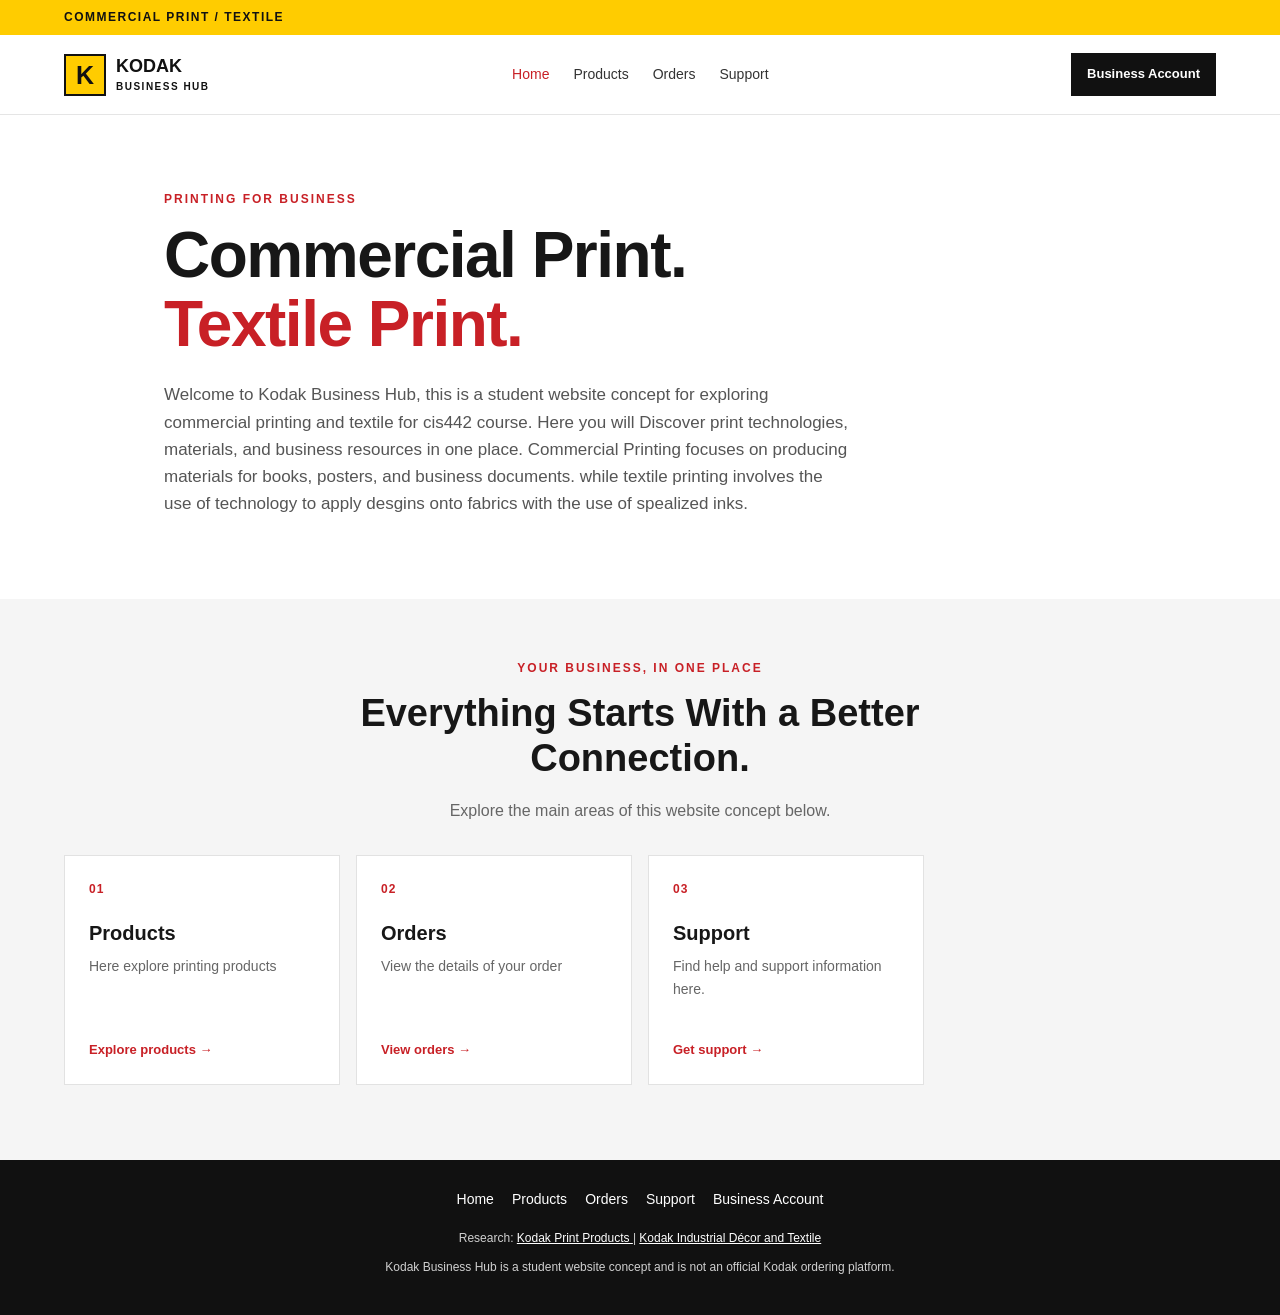
<file: index.html>
<!DOCTYPE html>
<html lang="en">
<head>
    <meta charset="UTF-8">
    <meta name="viewport" content="width=device-width, initial-scale=1.0">
    <meta name="description" content="Explore commercial printing and textile printing information.">
    <!-- Text displayed in the browser tab. -->
    <title>Kodak Business Hub | Print and Textile</title>

    <!-- Connects this HTML file to the CSS file. -->
    <link rel="stylesheet" href="style.css">

    <!-- LOGIN CHECK: Visitors must sign in before viewing this page.
         The login page saves this value after a successful login or sign-up.
         If the value is missing, it will send the visitor to login.html first.
         getItem() retrieves the user's email from sessionStorage. -->

    <!-- Shared JavaScript checks that a demo user has signed in. -->

    <!-- All website JavaScript is centralized in this one file. defer waits until HTML is parsed. -->
    <script src="script.js" defer></script>
</head>
<body>
    <!-- TOP BAR: The yellow bar at the top of the page. -->
    <div class="top-bar">
        <p>COMMERCIAL PRINT / TEXTILE</p>
    </div>

    <!-- HEADER -->
    <header class="site-header">
        <!-- Brand name that links back to the homepage. -->
        <a class="brand" href="index.html">
            <span class="brand-mark">K</span>
            <span class="brand-name">
                KODAK
                <small>BUSINESS HUB</small>
            </span>
        </a>

        <!-- Navigation links to the other pages. -->
        <nav class="navigation" aria-label="Main navigation">
            <a class="active" href="index.html">Home</a>
            <a href="products.html">Products</a>
            <a href="order.html">Orders</a>
            <a href="support.html">Support</a>
        </nav>

        <!-- Business Account link stays on the right side, to show user it is a business account -->
        <a class="account-button" href="login.html">
            Business Account
        </a>
    </header>

    <main>
        <section class="intro">
            <p class="small-heading">PRINTING FOR BUSINESS</p>
            <!-- Main heading. The span lets us color the second line red. -->
            <h1>
                Commercial Print.<br>
                <!-- Span makes the text red-->
                <span>Textile Print.</span>
            </h1>

            <!-- Two sentences introducing the website. -->
            <p class="intro-text">
                Welcome to Kodak Business Hub, this is a student website concept
                for exploring commercial printing and textile for cis442 course. Here you will Discover print technologies,
                materials, and business resources in one place.

                Commercial Printing focuses on producing materials for books, posters, and business documents.
                while textile printing involves the use of technology to apply desgins onto fabrics with the use of spealized inks.
            </p>
        </section>

        <!-- The links to the differnt business tools are mentioned and shown in this section-->
        <section class="business-tools">
            <!-- Heading and description for the section. -->
            <div class="section-title">
                <p class="small-heading">YOUR BUSINESS, IN ONE PLACE</p>
                <h2>Everything Starts With a Better Connection.</h2>
                <p>
                    Explore the main areas of this website concept below.
                </p>
            </div>

            <!-- Grid containing four clickable links to the next html file. -->
            <div class="tool-grid">
                <a class="tool-card" href="products.html">
                    <span class="card-number">01</span>
                    <h3>Products</h3>
                    <p>Here explore printing products</p>
                    <!-- &rarr means the arrow pointing to the right, so it will show the direction to the user-->
                    <span class="card-link">Explore products &rarr;</span>
                </a>

                <a class="tool-card" href="order.html">
                    <span class="card-number">02</span>
                    <h3>Orders</h3>
                    <p>View the details of your order</p>
                    <span class="card-link">View orders &rarr;</span>
                </a>

                <a class="tool-card" href="support.html">
                    <span class="card-number">03</span>
                    <h3>Support</h3>
                    <p>Find help and support information here.</p>
                    <span class="card-link">Get support &rarr;</span>
                </a>
            </div>
        </section>
    </main>

    <!-- FOOTER: Navigation links and research sources at the bottom. -->
    <footer class="site-footer">
        <!-- Bottom navigation lets visitors access the other pages. -->
        <div class="footer-links">
            <a href="index.html">Home</a>
            <a href="products.html">Products</a>
            <a href="order.html">Orders</a>
            <a href="support.html">Support</a>
            <a href="login.html">Business Account</a>
        </div>

        <!-- Research links to Kodak's public website. -->
        <!-- rel="noopener noreferrer" is an html security feature that prevents a newly opned page
             from accessing or tracking the original page through the browers window.opener-->
        <p class="research-links">
            Research:
            <a href="https://www.kodak.com/en/print/products/"
               target="_blank"
               rel="noopener noreferrer">
                Kodak Print Products
            </a>
            |
            <a href="https://www.kodak.com/en/print/page/industrial-decor-textile/"
               target="_blank"
               rel="noopener noreferrer">
                Kodak Industrial Décor and Textile
            </a>
        </p>

        <p class="disclaimer">
            Kodak Business Hub is a student website concept and is not an official
            Kodak ordering platform.
        </p> 
    </footer>
</body>
</html>
</file>
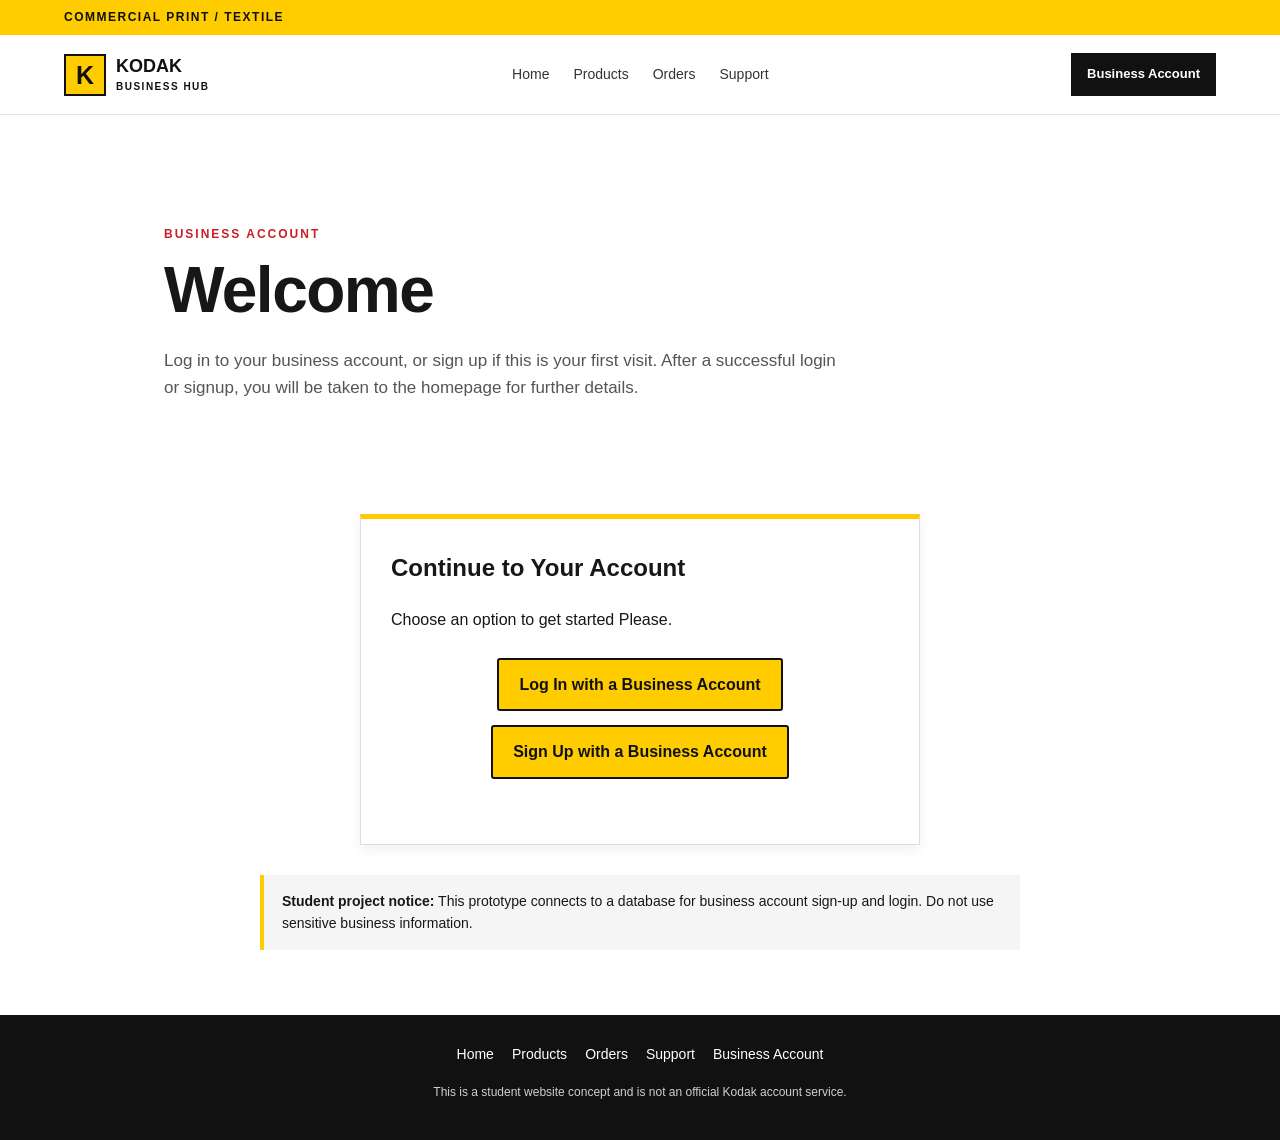
<file: login.html>
<!DOCTYPE html>
<html lang="en">
<head>
    <meta charset="UTF-8">
    <meta name="viewport" content="width=device-width, initial-scale=1.0">
    <title>Business Account Login | Kodak Business Hub</title>

    <!-- Use the same stylesheet as the rest of the website and linking it here -->
    <link rel="stylesheet" href="style.css">
    <!-- defer waits until HTML is parsed and we link the js file here as well -->
    <script src="script.js" defer></script>
</head>
<body>
    <div class="top-bar"><p>COMMERCIAL PRINT / TEXTILE</p></div>

    <header class="site-header">
        <a class="brand" href="index.html">
            <span class="brand-mark">K</span>
            <span class="brand-name">KODAK<small>BUSINESS HUB</small></span>
        </a>
        <!-- corresponding links-->
        <nav class="navigation" aria-label="Main navigation">
            <a href="index.html">Home</a>
            <a href="products.html">Products</a>
            <a href="order.html">Orders</a>
            <a href="support.html">Support</a>
        </nav>

        <a class="account-button" href="login.html" aria-current="page">Business Account</a>
    </header>

    <!--this is when the user is logging into the account -->
    <main class="login-content">
        <section class="intro">
            <p class="small-heading">BUSINESS ACCOUNT</p>
            <h1>Welcome</h1>
            <p class="intro-text">
                Log in to your business account, or sign up if this is your first visit.
                After a successful login or signup, you will be taken to the homepage for further details.
            </p>
        </section>

        <!-- choose whether they already have an account. -->
        <section class="login-card" id="account-options">
            <h2>Continue to Your Account</h2>
            <p>Choose an option to get started Please.</p>
            <div class="order-buttons">
                <button type="button" class="login-button" id="show-login">
                    Log In with a Business Account
                </button>
                <button type="button" class="login-button" id="show-signup">
                    Sign Up with a Business Account
                </button>
            </div>
        </section>

        <!-- Login form is hidden until the visitor chooses Log In. -->
        <section class="login-card" id="login-section" hidden>
            <h2>Log In</h2>
            <!-- creating a form for the logIn-->
            <!-- placeholder means to show an example text input -->
            <form class="login-form" id="login-form" method="post" action="login.php">
                <label for="login-email">Business Email</label>
                <input type="email" id="login-email" name="loginEmail"
                    placeholder="name@company.com" required>

                <label for="login-password">Password</label>
                <input type="password" id="login-password" name="loginPassword"
                    placeholder="Enter your password" required>

                <button type="submit">Log In and Continue</button>
            </form>
            <p class="form-message" id="login-message" role="status" aria-live="polite"></p>
            <p class="login-switch">
                Are you new company?
                <button type="button" class="text-button" id="login-to-signup">
                    Please Create a business account Here
                </button>
            </p>
        </section>

        <!-- Signup form collects the details of the company when the user tries to sign up-->
        <section class="login-card" id="signup-section" hidden>
            <h2>Sign Up</h2>
            <form class="signup-form" id="signup-form" method="post" action="login.php">
                <label for="company-name">Company Name</label>
                <input type="text" id="company-name" name="companyName"
                    placeholder="Enter your company name" required>

                <label for="signup-email">Business Email</label>
                <input type="email" id="signup-email" name="signupEmail"
                    placeholder="name@company.com" required>

                <label for="signup-password">Create a Password</label>
                <input type="password" id="signup-password" name="signupPassword"
                    placeholder="Create a password (at least 8 characters)"
                    autocomplete="new-password" minlength="8" required>

                <label for="confirm-password">Confirm Password</label>
                <input type="password" id="confirm-password" name="confirmPassword"
                    placeholder="Type the password again"
                    autocomplete="new-password" minlength="8" required>

                <button type="submit">Create Account and Continue</button>
            </form>
            <p class="form-message" id="signup-message" role="status" aria-live="polite"></p>
            <p class="login-switch">
                Already have an account?
                <button type="button" class="text-button" id="signup-to-login">Log in</button>
            </p>
        </section>

        <!-- "prototype-notice" to display a notice explaining that the website is a prototype-->
        <div class="prototype-notice">
            <strong>Student project notice:</strong>
            This prototype connects to a database for business account sign-up and login.
            Do not use sensitive business information.
        </div>
    </main>

    <!-- links to other parts of the website-->
    <footer class="site-footer">
        <div class="footer-links">
            <a href="index.html">Home</a>
            <a href="products.html">Products</a>
            <a href="order.html">Orders</a>
            <a href="support.html">Support</a>
            <a href="login.html">Business Account</a>
        </div>
        <p class="disclaimer">
            This is a student website concept and is not an official
            Kodak account service.
        </p>
    </footer>
</body>
</html>
</file>
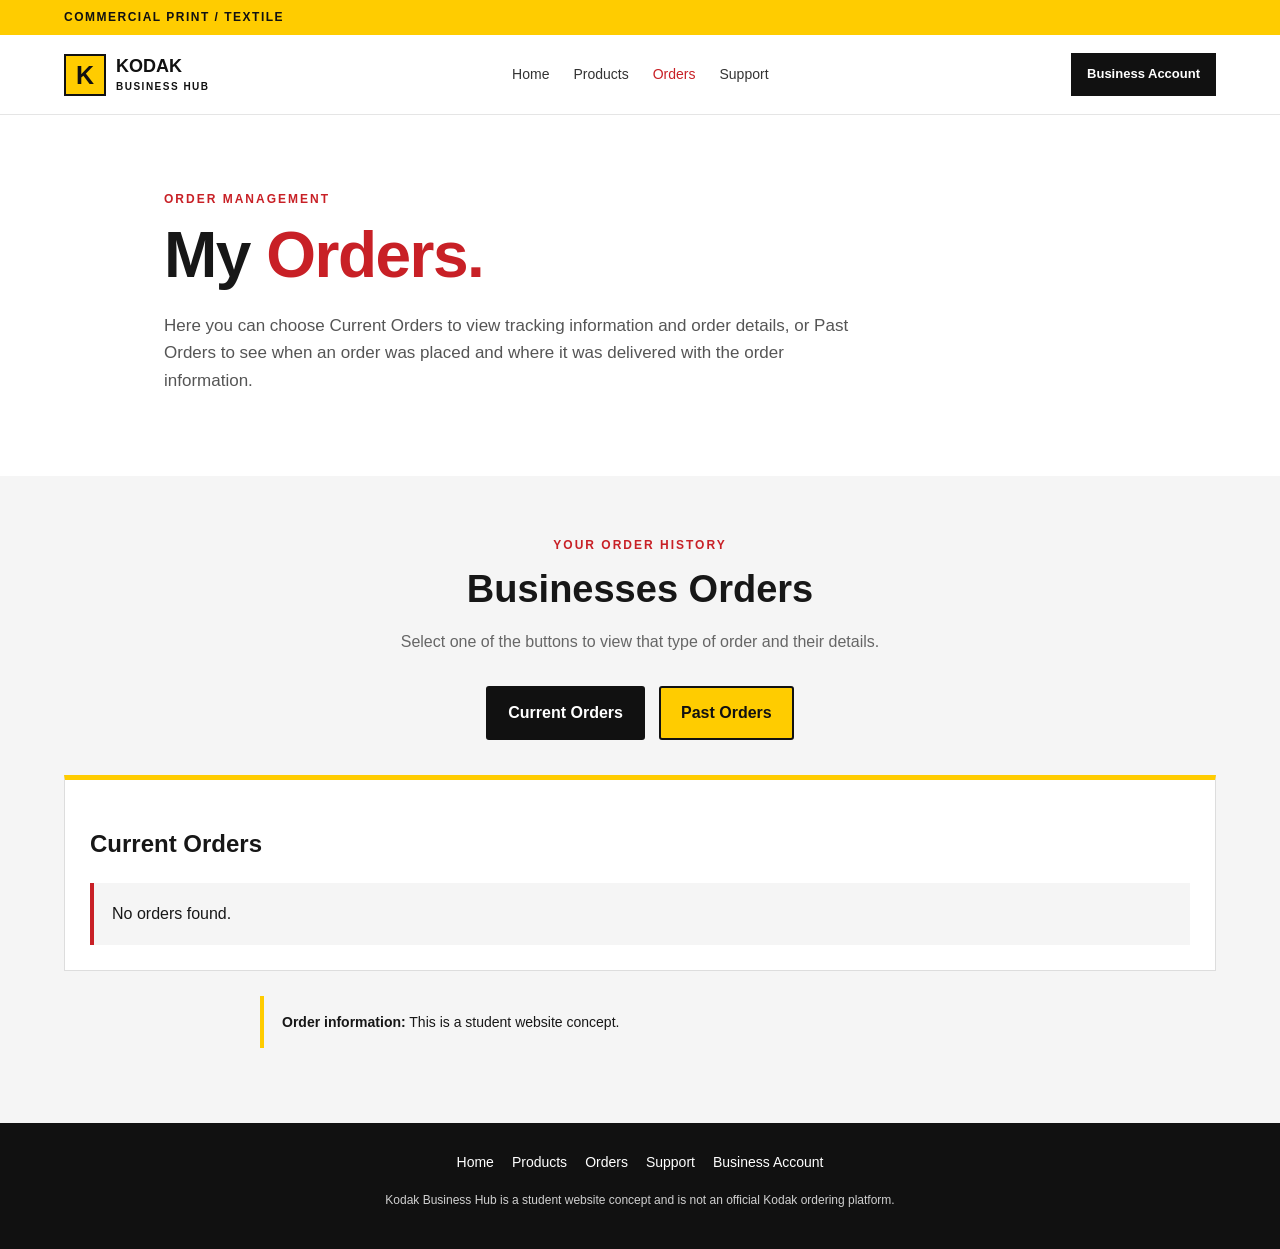
<file: order.html>
<!DOCTYPE html>
<html lang="en">
<head> 
    <meta charset="UTF-8">
    <meta name="viewport" content="width=device-width, initial-scale=1.0">
    <title>My Orders | Kodak Business Hub</title>

    <!-- Connects this page to the CSS file that controls its appearance. -->
    <link rel="stylesheet" href="style.css">

    <!-- Checks whether the user has signed in before viewing this page. -->
    <!-- The defer attribute allows the browser to finish reading the HTML before running the JavaScript. -->
    <script src="script.js" defer></script>
</head>
<body>

    <!-- Displays the yellow category bar at the top of the website. -->
    <div class="top-bar">
        <p>COMMERCIAL PRINT / TEXTILE</p>
    </div>

    <!-- Contains the Kodak logo, navigation links, and business account button. -->
    <header class="site-header">

        <!-- Clicking the logo takes the user back to the homepage. -->
        <a class="brand" href="index.html" aria-label="Kodak Business Hub home">
            <span class="brand-mark">K</span>
            <span class="brand-name">KODAK<small>BUSINESS HUB</small></span>
        </a>

        <!-- Allows the user to navigate between the main pages of the website. -->
        <nav class="navigation" aria-label="Main navigation">
            <a href="index.html">Home</a>
            <a href="products.html">Products</a>

            <!-- Marks Orders as the page currently being viewed. -->
            <a class="active" href="order.html" aria-current="page">Orders</a>

            <a href="support.html">Support</a>
        </nav>

        <!-- Takes the user to the business account login page. -->
        <a class="account-button" href="login.html">Business Account</a>

    </header>

    <main>

        <!-- Introduces the order management page and explains what the user can do. -->
        <section class="intro">
            <p class="small-heading">ORDER MANAGEMENT</p>
            <h1>My <span>Orders.</span></h1>
            <p class="intro-text">
                Here you can choose Current Orders to view tracking information and order details, or Past Orders
                to see when an order was placed and where it was delivered with the order information.
            </p>
        </section>

        <!-- Contains the buttons and tables used to display order information. -->
        <section class="business-tools" id="orders-page">

            <div class="section-title">
                <p class="small-heading">YOUR ORDER HISTORY</p>
                <h2>Businesses Orders</h2>
                <p>Select one of the buttons to view that type of order and their details.</p>
            </div>

            <!-- JavaScript uses these buttons to switch between current and past orders. -->
            <div class="order-buttons" aria-label="Choose which orders to view">

                <!-- Opens the current orders panel when the user clicks this button. -->
                <button type="button" id="current-orders-button" class="selected"
                    aria-controls="current-orders-panel" aria-pressed="true">
                    Current Orders
                </button>

                <!-- Opens the past orders panel when the user clicks this button. -->
                <button type="button" id="past-orders-button"
                    aria-controls="past-orders-panel" aria-pressed="false">
                    Past Orders
                </button>

            </div>

            <!-- Displays current orders, including their dates and tracking numbers. -->
            <section class="order-panel" id="current-orders-panel">
                <h2>Current Orders</h2>

                <!-- Displays this message when there are no current orders to show. -->
                <p class="no-orders-message" id="no-current-orders" role="status">
                    No orders found.
                </p>

                <!-- Keeps the current orders table hidden until order information is available. -->
                <div class="order-table-wrapper" id="current-orders-container" hidden>
                    <table class="order-table">

                        <!-- Defines the column headings for current orders. -->
                        <thead>
                            <tr>
                                <th scope="col">Order ID</th>
                                <th scope="col">Product</th>
                                <th scope="col">Order Date</th>
                                <th scope="col">Tracking Number</th>
                            </tr>
                        </thead>

                        <!-- JavaScript adds current order information to this table. -->
                        <tbody id="current-orders-table"></tbody>

                    </table>
                </div>
            </section>

            <!-- Displays completed orders and their delivery information. -->
            <section class="order-panel" id="past-orders-panel" hidden>
                <h2>Past Orders</h2>

                <!-- Displays this message when there are no past orders to show. -->
                <p class="no-orders-message" id="no-past-orders" role="status">
                    No orders found.
                </p>

                <!-- Keeps the past orders table hidden until order information is available. -->
                <div class="order-table-wrapper" id="past-orders-container" hidden>
                    <table class="order-table">

                        <!-- Defines the column headings for past orders. -->
                        <thead>
                            <tr>
                                <th scope="col">Order ID</th>
                                <th scope="col">Product</th>
                                <th scope="col">Order Date</th>
                                <th scope="col">Delivered To</th>
                            </tr>
                        </thead>

                        <!-- JavaScript adds past order information to this table. -->
                        <tbody id="past-orders-table"></tbody>

                    </table>
                </div>
            </section>

            <!-- Informs the user that this is a student website concept. -->
            <div class="prototype-notice">
                <strong>Order information:</strong>
                This is a student website concept.
            </div>

        </section>

    </main>

    <!-- Provides links to the main website pages at the bottom of the page. -->
    <footer class="site-footer">

        <div class="footer-links">
            <a href="index.html">Home</a>
            <a href="products.html">Products</a>
            <a href="order.html">Orders</a>
            <a href="support.html">Support</a>
            <a href="login.html">Business Account</a>
        </div>

        <!-- Explains that this is not an official Kodak ordering platform. -->
        <p class="disclaimer">
            Kodak Business Hub is a student website concept and is not an official
            Kodak ordering platform.
        </p>

    </footer>

</body>
</html>
</file>
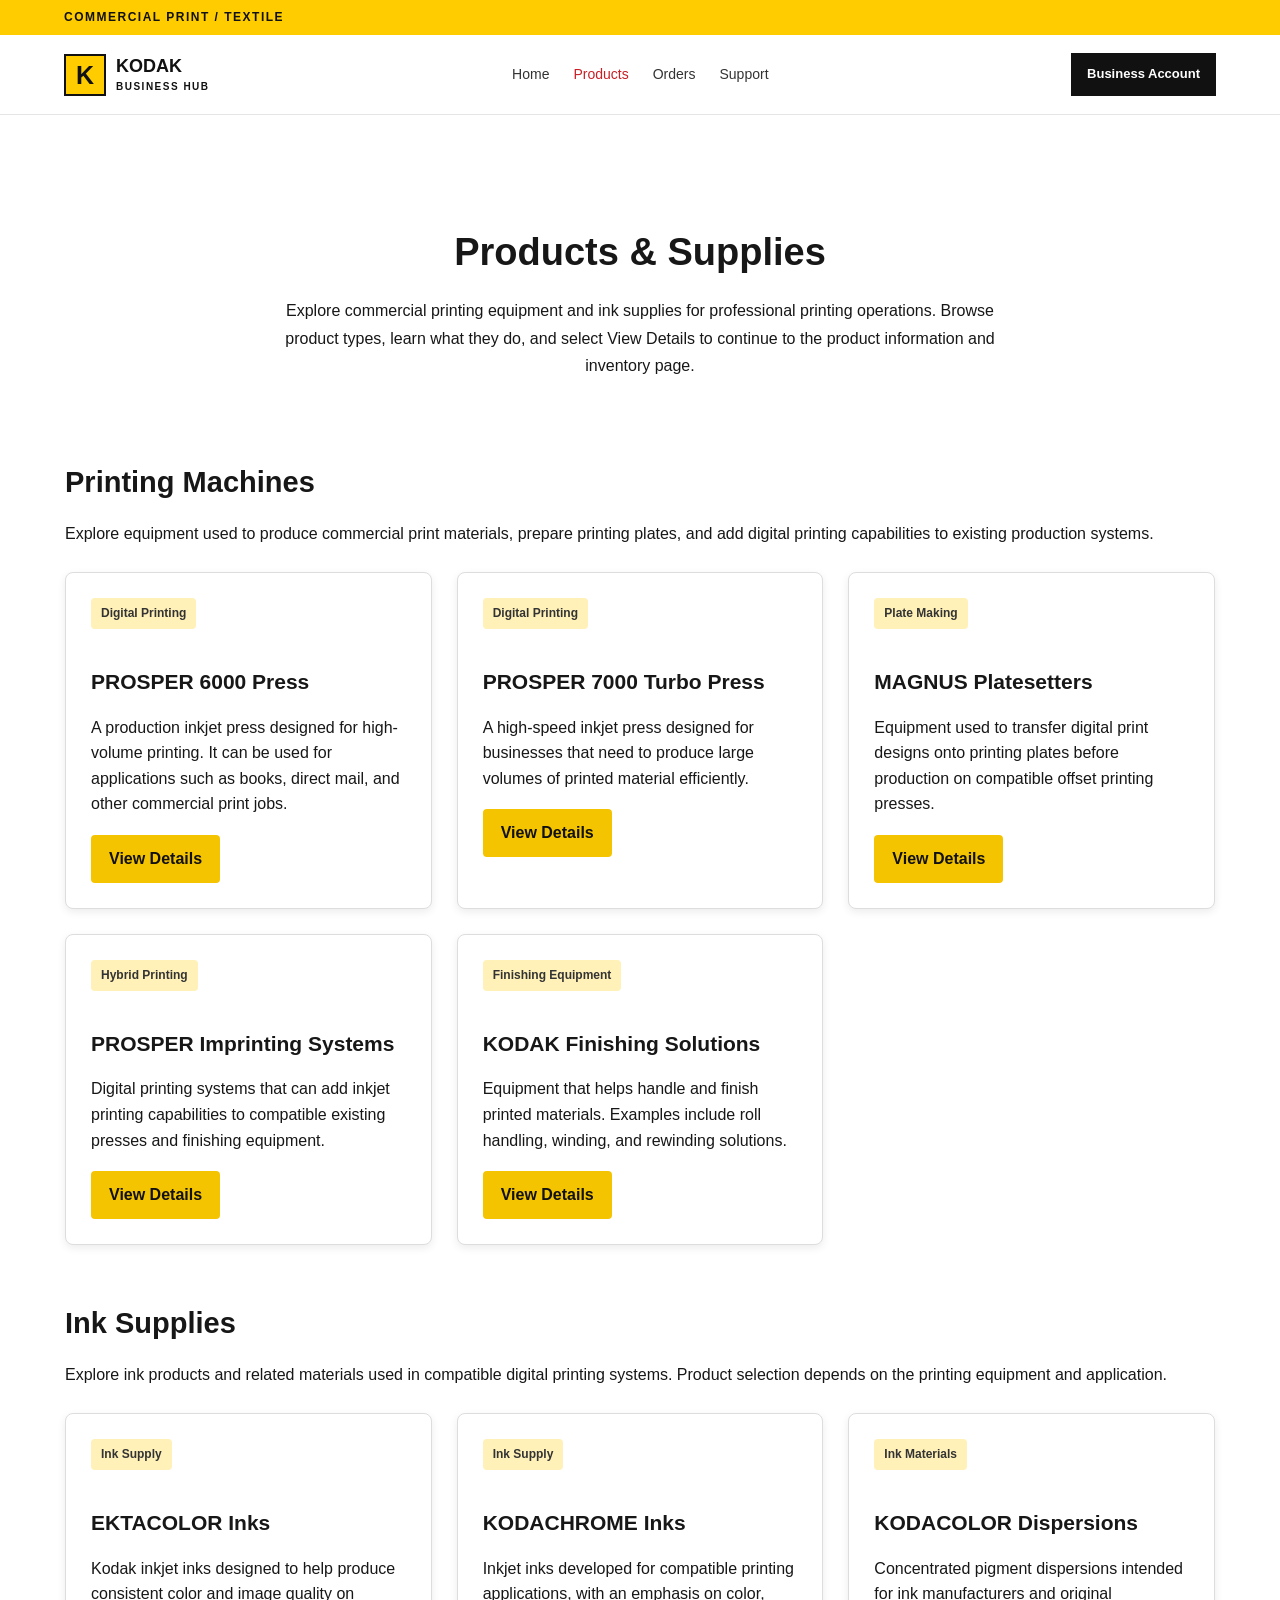
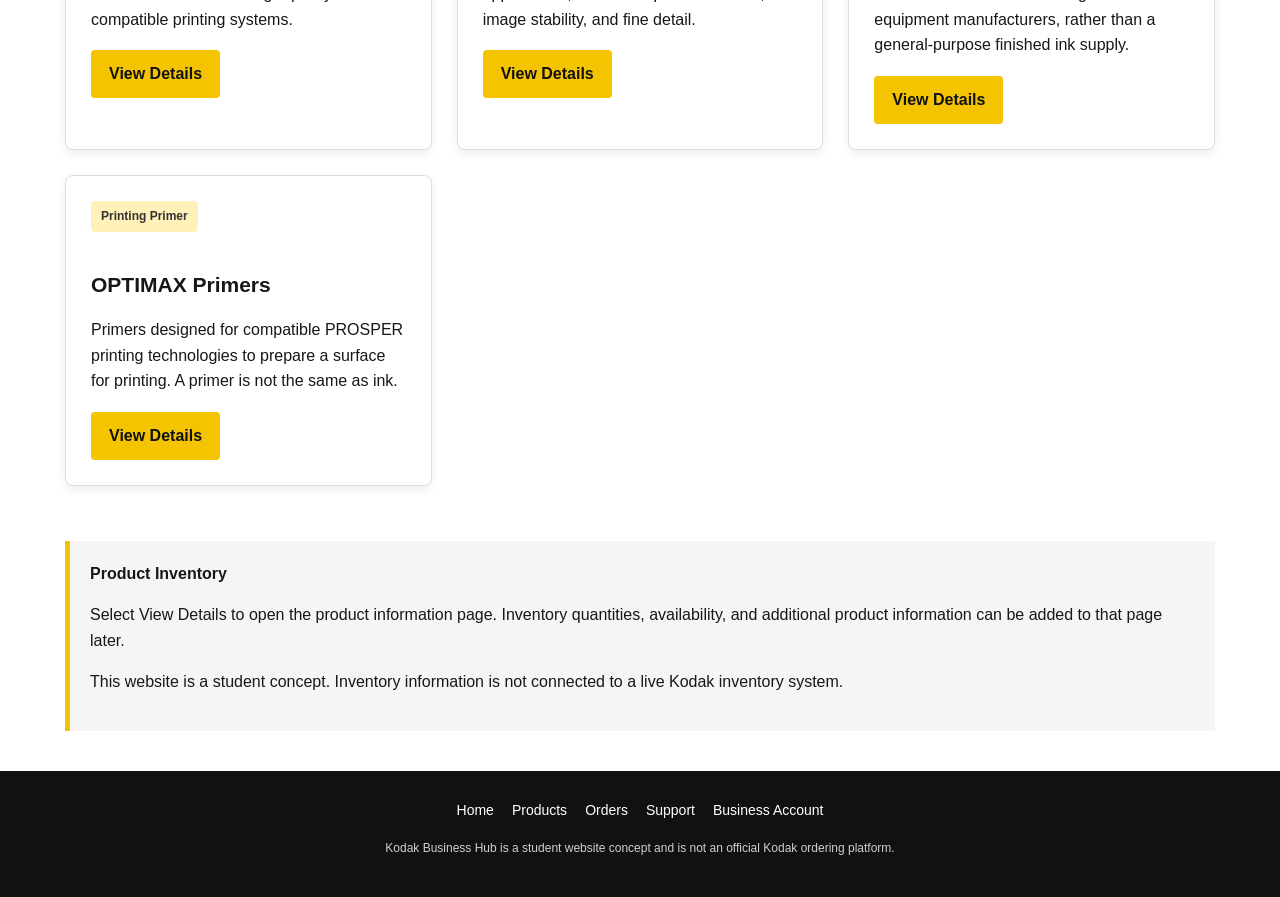
<file: products.html>
<!DOCTYPE html>
<html lang="en">

<head>
    <meta charset="UTF-8">
    <meta name="viewport" content="width=device-width, initial-scale=1.0">

    <title>Products | Kodak Business Hub</title>

    <!-- Connects this page to the website's CSS file. -->
    <link rel="stylesheet" href="style.css">

    <!-- Checks whether the visitor has signed in before viewing the page. -->
    <!-- The script runs after the HTML has been loaded. -->
    <script src="script.js" defer></script>
</head>

<body>

    <!-- Displays the commercial printing and textile categories. -->
    <div class="top-bar">
        <div class="top-bar-content">
            COMMERCIAL PRINT / TEXTILE
        </div>
    </div>

    <header class="site-header">

        <!-- Clicking the Kodak logo takes the visitor back to the homepage. -->
        <a class="brand" href="index.html">
            <span class="brand-mark">K</span>

            <span class="brand-name">
                KODAK
                <small>BUSINESS HUB</small>
            </span>
        </a>

        <!-- Provides links to the main pages of the website. -->
        <nav class="navigation" aria-label="Main navigation">
            <a href="index.html">Home</a>
            <a class="active" href="products.html">Products</a>
            <a href="order.html">Orders</a>
            <a href="support.html">Support</a>
        </nav>

        <!-- Opens the business account login page. -->
        <a href="login.html" class="account-button">
            Business Account
        </a>

    </header>

    <main class="products-page">

        <!-- Introduces the products available on this page. -->
        <section class="products-intro">

            <h1>Products & Supplies</h1>

            <p>
                Explore commercial printing equipment and ink supplies
                for professional printing operations. Browse product
                types, learn what they do, and select View Details to
                continue to the product information and inventory page.
            </p>

        </section>

        <!-- Displays the available printing machines. -->
        <section class="product-section" id="machines">

            <h2>Printing Machines</h2>

            <p class="section-description">
                Explore equipment used to produce commercial print
                materials, prepare printing plates, and add digital
                printing capabilities to existing production systems.
            </p>

            <div class="product-grid">

                <!-- Product card 1: Digital printing press. -->
                <article class="product-card">

                    <span class="product-type">Digital Printing</span>

                    <h3>PROSPER 6000 Press</h3>

                    <p>
                        A production inkjet press designed for high-volume
                        printing. It can be used for applications such
                        as books, direct mail, and other commercial print jobs.
                    </p>

                    <!-- Opens the detail page for the PROSPER 6000 press. -->
                    <a
                        href="product-detail.html?product=prosper-6000"
                        class="details-button">
                        View Details
                    </a>

                    <!-- Appears when the visitor hovers over the product card. -->
                    <!-- Opens the support page with the selected product for a quote request. -->
                    <a href="support.html?request=quote&amp;product=prosper-6000" class="quote-button">
                        Request Quote
                    </a>

                </article>

                <!-- Product card 2: High-speed printing press. -->
                <article class="product-card">

                    <span class="product-type">Digital Printing</span>

                    <h3>PROSPER 7000 Turbo Press</h3>

                    <p>
                        A high-speed inkjet press designed for businesses
                        that need to produce large volumes of printed
                        material efficiently.
                    </p>

                    <!-- Opens the detail page for the PROSPER 7000 press. -->
                    <a
                        href="product-detail.html?product=prosper-7000"
                        class="details-button">
                        View Details
                    </a>

                    <!-- Opens the support page with the selected product for a quote request. -->
                    <a href="support.html?request=quote&amp;product=prosper-7000" class="quote-button">
                        Request Quote
                    </a>

                </article>

                <!-- Product card 3: Computer-to-plate equipment. -->
                <article class="product-card">

                    <span class="product-type">Plate Making</span>

                    <h3>MAGNUS Platesetters</h3>

                    <p>
                        Equipment used to transfer digital print designs
                        onto printing plates before production on
                        compatible offset printing presses.
                    </p>

                    <!-- Opens the detail page for the MAGNUS platesetter. -->
                    <a
                        href="product-detail.html?product=magnus-platesetter"
                        class="details-button">
                        View Details
                    </a>

                    <!-- Opens the support page with the selected product for a quote request. -->
                    <a href="support.html?request=quote&amp;product=magnus-platesetter" class="quote-button">
                        Request Quote
                    </a>

                </article>

                <!-- Product card 4: Hybrid printing equipment. -->
                <article class="product-card">

                    <span class="product-type">Hybrid Printing</span>

                    <h3>PROSPER Imprinting Systems</h3>

                    <p>
                        Digital printing systems that can add inkjet
                        printing capabilities to compatible existing
                        presses and finishing equipment.
                    </p>

                    <!-- Opens the detail page for the PROSPER imprinting system. -->
                    <a
                        href="product-detail.html?product=prosper-imprinting"
                        class="details-button">
                        View Details
                    </a>

                    <!-- Opens the support page with the selected product for a quote request. -->
                    <a href="support.html?request=quote&amp;product=prosper-imprinting" class="quote-button">
                        Request Quote
                    </a>

                </article>

                <!-- Product card 5: Printing finishing equipment. -->
                <article class="product-card">

                    <span class="product-type">Finishing Equipment</span>

                    <h3>KODAK Finishing Solutions</h3>

                    <p>
                        Equipment that helps handle and finish printed
                        materials. Examples include roll handling,
                        winding, and rewinding solutions.
                    </p>

                    <!-- Opens the detail page for the finishing equipment. -->
                    <a
                        href="product-detail.html?product=finishing-solutions"
                        class="details-button">
                        View Details
                    </a>

                    <!-- Opens the support page with the selected product for a quote request. -->
                    <a href="support.html?request=quote&amp;product=finishing-solutions" class="quote-button">
                        Request Quote
                    </a>

                </article>

            </div>

        </section>

        <!-- Displays ink products and other printing materials. -->
        <section class="product-section" id="inks">

            <h2>Ink Supplies</h2>

            <p class="section-description">
                Explore ink products and related materials used in
                compatible digital printing systems. Product selection
                depends on the printing equipment and application.
            </p>

            <div class="product-grid">

                <!-- Product card 1: EKTACOLOR inks. -->
                <article class="product-card">

                    <span class="product-type">Ink Supply</span>

                    <h3>EKTACOLOR Inks</h3>

                    <p>
                        Kodak inkjet inks designed to help produce
                        consistent color and image quality on compatible
                        printing systems.
                    </p>

                    <!-- Opens the detail page for EKTACOLOR inks. -->
                    <a
                        href="product-detail.html?product=ektacolor-inks"
                        class="details-button">
                        View Details
                    </a>

                    <!-- Opens the support page with the selected product for a quote request. -->
                    <a href="support.html?request=quote&amp;product=ektacolor-inks" class="quote-button">
                        Request Quote
                    </a>

                </article>

                <!-- Product card 2: KODACHROME inks. -->
                <article class="product-card">

                    <span class="product-type">Ink Supply</span>

                    <h3>KODACHROME Inks</h3>

                    <p>
                        Inkjet inks developed for compatible printing
                        applications, with an emphasis on color,
                        image stability, and fine detail.
                    </p>

                    <!-- Opens the detail page for KODACHROME inks. -->
                    <a
                        href="product-detail.html?product=kodachrome-inks"
                        class="details-button">
                        View Details
                    </a>

                    <!-- Opens the support page with the selected product for a quote request. -->
                    <a href="support.html?request=quote&amp;product=kodachrome-inks" class="quote-button">
                        Request Quote
                    </a>

                </article>

                <!-- Product card 3: KODACOLOR dispersions. -->
                <article class="product-card">

                    <span class="product-type">Ink Materials</span>

                    <h3>KODACOLOR Dispersions</h3>

                    <p>
                        Concentrated pigment dispersions intended for
                        ink manufacturers and original equipment
                        manufacturers, rather than a general-purpose
                        finished ink supply.
                    </p>

                    <!-- Opens the detail page for KODACOLOR dispersions. -->
                    <a
                        href="product-detail.html?product=kodacolor-dispersions"
                        class="details-button">
                        View Details
                    </a>

                    <!-- Opens the support page with the selected product for a quote request. -->
                    <a href="support.html?request=quote&amp;product=kodacolor-dispersions" class="quote-button">
                        Request Quote
                    </a>

                </article>

                <!-- Product card 4: OPTIMAX primers. -->
                <article class="product-card">

                    <span class="product-type">Printing Primer</span>

                    <h3>OPTIMAX Primers</h3>

                    <p>
                        Primers designed for compatible PROSPER printing
                        technologies to prepare a surface for printing.
                        A primer is not the same as ink.
                    </p>

                    <!-- Opens the detail page for OPTIMAX primers. -->
                    <a
                        href="product-detail.html?product=optimax-primers"
                        class="details-button">
                        View Details
                    </a>

                    <!-- Opens the support page with the selected product for a quote request. -->
                    <a href="support.html?request=quote&amp;product=optimax-primers" class="quote-button">
                        Request Quote
                    </a>

                </article>

            </div>

        </section>

        <!-- Explains where visitors can find product inventory information. -->
        <div class="inventory-notice">

            <strong>Product Inventory</strong>

            <p>
                Select View Details to open the product information page.
                Inventory quantities, availability, and additional
                product information can be added to that page later.
            </p>

            <p>
                This website is a student concept. Inventory information
                is not connected to a live Kodak inventory system.
            </p>

        </div>

    </main>

    <!-- Provides links to other pages at the bottom of the website. -->
    <footer class="site-footer">

        <div class="footer-links">
            <a href="index.html">Home</a>
            <a href="products.html">Products</a>
            <a href="order.html">Orders</a>
            <a href="support.html">Support</a>
            <a href="login.html">Business Account</a>
        </div>

        <p class="disclaimer">
            Kodak Business Hub is a student website concept and is not an official
            Kodak ordering platform.
        </p>

    </footer>

</body>

</html>
</file>
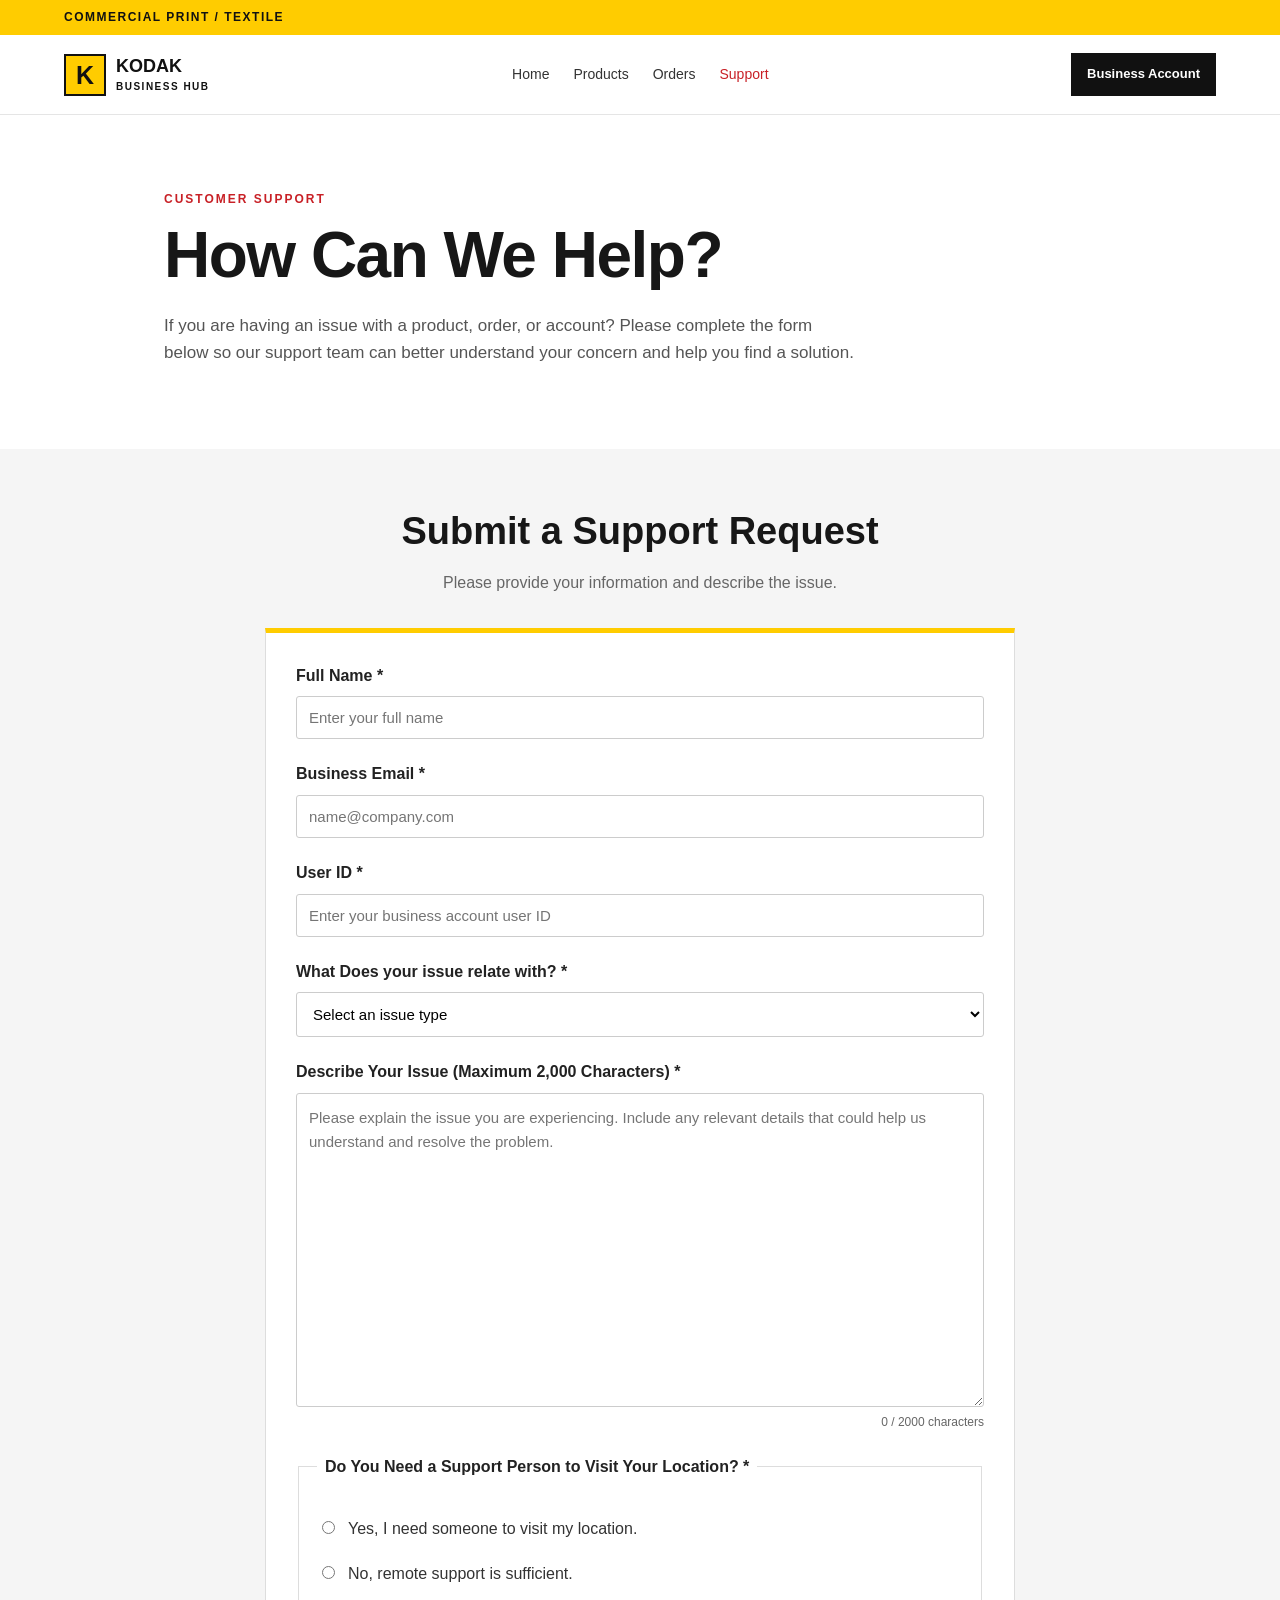
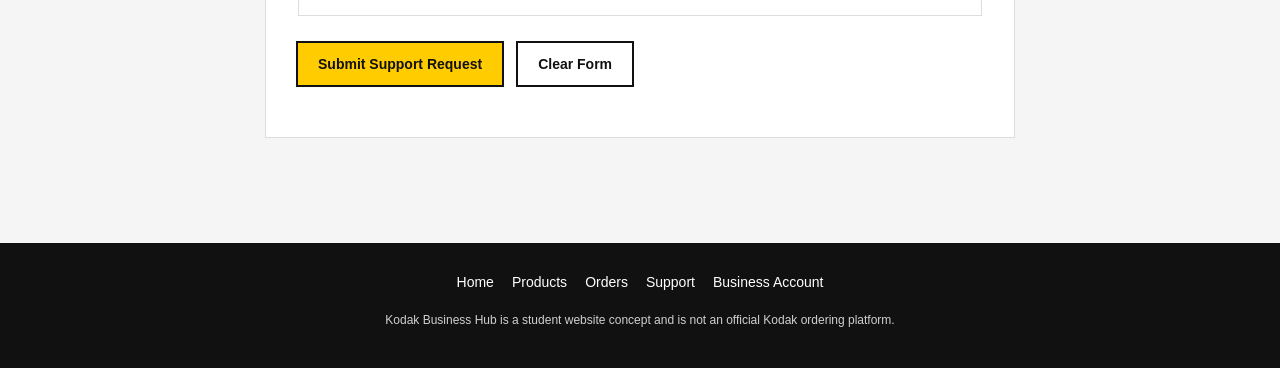
<file: support.html>
<!DOCTYPE html>
<html lang="en">
<head>
  <meta charset="UTF-8">
  <meta name="viewport" content="width=device-width, initial-scale=1.0">
  <title>Support | Kodak Business Hub</title>
  <link rel="stylesheet" href="style.css">
  <script src="script.js" defer></script>
</head>
<body>
  <div class="top-bar">
    <p>COMMERCIAL PRINT / TEXTILE</p>
  </div>

  <header class="site-header">
    <a class="brand" href="index.html">
      <span class="brand-mark">K</span>
      <span class="brand-name">
        KODAK
        <small>BUSINESS HUB</small>
      </span>
    </a>
    <nav class="navigation" aria-label="Main navigation">
      <a href="index.html">Home</a>
      <a href="products.html">Products</a>
      <a href="order.html">Orders</a>
      <a class="active" href="support.html">Support</a>
    </nav>
    <a class="account-button" href="login.html">
      Business Account
    </a>
  </header>

  <main>
    <section class="intro">
      <p class="small-heading">CUSTOMER SUPPORT</p>
      <h1>How Can We Help?</h1>
      <p class="intro-text">
        If you are having an issue with a product, order, or account?
        Please complete the form below so our support team can better
        understand your concern and help you find a solution.
      </p>
    </section>

    <section class="business-tools">
      <div class="section-title">
        <h2>Submit a Support Request</h2>
        <p>
          Please provide your information and describe the issue.
        </p>
      </div>

      <form id="support-form" action="support.php" method="POST">
        <div class="support-form-group">
          <label for="full-name">Full Name *</label>
          <input type="text" id="full-name" name="fullName" placeholder="Enter your full name" required>
        </div>

        <div class="support-form-group">
          <label for="business-email">Business Email *</label>
          <input type="email" id="business-email" name="businessEmail" placeholder="name@company.com" required>
        </div>

        <div class="support-form-group">
          <label for="user-id">User ID *</label>
          <input type="text" id="user-id" name="userId" placeholder="Enter your business account user ID" required>
        </div>

        <div class="support-form-group">
          <label for="issue-type">What Does your issue relate with? *</label>
          <select id="issue-type" name="issueType" required>
            <option value="">Select an issue type</option>
            <option value="technical">Technical Issue</option>
            <option value="material">Material Issue</option>
            <option value="order">Order Issue</option>
            <option value="account">Account Issue</option>
          </select>
        </div>

        <div class="support-form-group">
          <label for="issue-description">
            Describe Your Issue (Maximum 2,000 Characters) *
          </label>
          <textarea id="issue-description" name="issueDescription" rows="12" maxlength="2000" placeholder="Please explain the issue you are experiencing. Include any relevant details that could help us understand and resolve the problem." required></textarea>
          <small id="character-count">
            0 / 2000 characters
          </small>
        </div>

        <fieldset class="support-form-group">
          <legend>
            Do You Need a Support Person to Visit Your Location? *
          </legend>
          <div class="support-radio-option">
            <input type="radio" id="visit-yes" name="physicalVisit" value="Yes" required>
            <label for="visit-yes">
              Yes, I need someone to visit my location.
            </label>
          </div>
          <div class="support-radio-option">
            <input type="radio" id="visit-no" name="physicalVisit" value="No">
            <label for="visit-no">
              No, remote support is sufficient.
            </label>
          </div>
        </fieldset>

        <div class="support-form-buttons">
          <button type="submit">
            Submit Support Request
          </button>
          <button type="reset" class="reset-button">
            Clear Form
          </button>
        </div>

        <p id="support-message" role="status" aria-live="polite"></p>
      </form>
    </section>
  </main>

  <footer class="site-footer">
    <div class="footer-links">
      <a href="index.html">Home</a>
      <a href="products.html">Products</a>
      <a href="order.html">Orders</a>
      <a href="support.html">Support</a>
      <a href="login.html">Business Account</a>
    </div>
    <p class="disclaimer">
      Kodak Business Hub is a student website concept and is not an official
      Kodak ordering platform.
    </p>
  </footer>
</body>
</html>
</file>
<file: style.css>
/* The comments below show which HTML page each group of styles belongs to. */

/*
  - Shared website layout: body, top bar, logo, navigation, and footer.
  - index.html: homepage introduction and business tool cards.
  - orders.html: order buttons, order panels, and order table.
  - login.html: login and sign-up forms.
  - products.html: product cards, View Details, and Request Quote buttons.
  - support.html: support form, radio options, and reference number.
  Some sections are shared by more than one page.
*/

/* Makes sizing easier to manage across the website. */
* {
    box-sizing: border-box;
}

body {
    margin: 0;
    font-family: Arial, Helvetica, sans-serif;
    color: #171717;
    background-color: #ffffff;
    line-height: 1.6;
}

/* Styles the yellow bar at the top of the website. */
.top-bar {
    background-color: #ffcc00;
    color: #111111;
    padding: 8px 5%;
    font-size: 12px;
    font-weight: bold;
    letter-spacing: 1.5px;
}

.top-bar p {
    margin: 0;
}

/* Keeps the logo, navigation, and account button in the header. */
.site-header {
    display: flex;
    align-items: center;
    justify-content: space-between;
    gap: 24px;
    padding: 18px 5%;
    border-bottom: 1px solid #e5e5e5;
}

/* Keeps the logo symbol and brand name next to each other. */
.brand {
    display: flex;
    align-items: center;
    gap: 10px;
    color: #111111;
    text-decoration: none;
    flex-shrink: 0;
}

/* Creates the yellow box around the K. */
.brand-mark {
    display: inline-flex;
    align-items: center;
    justify-content: center;
    width: 42px;
    height: 42px;
    background-color: #ffcc00;
    border: 2px solid #111111;
    font-size: 25px;
    font-weight: 900;
}

/* Sets the size and weight of the brand name. */
.brand-name {
    font-size: 18px;
    font-weight: 900;
    line-height: 1.1;
}

/* Puts the smaller Business Hub text below the brand name. */
.brand-name small {
    display: block;
    margin-top: 4px;
    font-size: 10px;
    letter-spacing: 1.5px;
}

/* Keeps the navigation links in a row. */
.navigation {
    display: flex;
    align-items: center;
    justify-content: center;
    gap: 24px;
}

/* Gives the navigation and footer links the same basic style. */
.navigation a,
.footer-links a {
    color: #333333;
    text-decoration: none;
    font-size: 14px;
}

/* Turns the navigation link red when it is active or hovered over. */
.navigation a:hover,
.navigation a.active {
    color: #c82026;
}

/* Styles the Business Account button. */
.account-button {
    display: inline-block;
    padding: 11px 16px;
    background-color: #111111;
    color: #ffffff;
    text-decoration: none;
    font-size: 13px;
    font-weight: bold;
    white-space: nowrap;
}

/* Changes the account button to red when the user hovers over it. */
.account-button:hover {
    background-color: #c82026;
}

/* Homepage only (index.html): controls the introduction at the top of the page. */
.intro {
    max-width: 1000px;
    margin: 0 auto;
    padding: 75px 24px 65px;
}

/* Styles the small heading above the main title. */
.small-heading {
    margin: 0 0 12px;
    color: #c82026;
    font-size: 12px;
    font-weight: bold;
    letter-spacing: 2px;
}

/* Makes the main homepage heading large and easy to read. */
.intro h1 {
    margin: 0;
    font-size: clamp(38px, 6vw, 64px);
    line-height: 1.08;
    letter-spacing: -1.5px;
}

/* Highlights part of the main heading in red. */
.intro h1 span {
    color: #c82026;
}

/* Keeps the introduction text from stretching too far across the page. */
.intro-text {
    max-width: 690px;
    margin-top: 22px;
    color: #555555;
    font-size: 17px;
}

/* Homepage only (index.html): styles the section with the business tool cards. */
.business-tools {
    padding: 60px 5% 75px;
    background-color: #f5f5f5;
}

/* Centers the heading and description above the tool cards. */
.section-title {
    max-width: 760px;
    margin: 0 auto 32px;
    text-align: center;
}

.section-title h2 {
    margin: 0;
    font-size: clamp(26px, 4vw, 38px);
    line-height: 1.2;
}

/* Makes the section description gray. */
.section-title > p:last-child {
    color: #666666;
}

/* Arranges the business tool cards into four columns. */
.tool-grid {
    display: grid;
    grid-template-columns: repeat(4, minmax(0, 1fr));
    gap: 16px;
    max-width: 1200px;
    margin: 0 auto;
}

/* Sets the layout and appearance of each tool card. */
.tool-card {
    display: flex;
    flex-direction: column;
    align-items: flex-start;
    min-height: 230px;
    padding: 24px;
    background-color: #ffffff;
    border: 1px solid #e2e2e2;
    color: #171717;
    text-decoration: none;
    transition: transform 0.2s ease, border-color 0.2s ease;
}

/* Moves the card up slightly and changes its border to red on hover. */
.tool-card:hover {
    transform: translateY(-4px);
    border-color: #c82026;
}

/* Styles the number displayed on each tool card. */
.card-number {
    color: #c82026;
    font-size: 12px;
    font-weight: bold;
    letter-spacing: 1px;
}

/* Adds spacing around the card headings. */
.tool-card h3 {
    margin: 18px 0 6px;
    font-size: 20px;
}

/* Styles the descriptions inside the tool cards. */
.tool-card p {
    margin: 0 0 18px;
    color: #666666;
    font-size: 14px;
}

/* Keeps the link near the bottom of each card. */
.card-link {
    margin-top: auto;
    color: #c82026;
    font-size: 13px;
    font-weight: bold;
}

/* Shared footer: used on pages that include the site footer, including index.html. */
.site-footer {
    padding: 28px 5%;
    background-color: #111111;
    color: #ffffff;
    text-align: center;
}

/* Centers the footer links and adds space between them. */
.footer-links {
    display: flex;
    flex-wrap: wrap;
    justify-content: center;
    gap: 18px;
    margin-bottom: 18px;
}

/* Makes the footer links white. */
.footer-links a {
    color: #ffffff;
}

/* Changes the footer and research links to yellow on hover. */
.footer-links a:hover,
.research-links a:hover {
    color: #ffcc00;
}

/* Keeps the research links and disclaimer small and easy to read. */
.research-links,
.disclaimer {
    margin: 10px 0;
    font-size: 12px;
    color: #d0d0d0;
}

/* Keeps the research links white. */
.research-links a {
    color: #ffffff;
}

/* Shared header and homepage cards: adjusts the layout for screens 900px wide or smaller. */
@media (max-width: 900px) {
    .site-header {
        flex-wrap: wrap;
    }

    .navigation {
        order: 3;
        width: 100%;
        flex-wrap: wrap;
        gap: 16px;
    }

    /* Shows two tool cards per row on smaller screens. */
    .tool-grid {
        grid-template-columns: repeat(2, minmax(0, 1fr));
    }
}

/* Homepage and shared header: adjusts spacing and layout for phones. */
@media (max-width: 560px) {
    .site-header {
        gap: 16px;
        padding: 16px 5%;
    }

    .brand-mark {
        width: 36px;
        height: 36px;
        font-size: 21px;
    }

    .brand-name {
        font-size: 15px;
    }

    .account-button {
        margin-left: auto;
        padding: 9px 10px;
        font-size: 12px;
    }

    .navigation {
        justify-content: flex-start;
        gap: 14px;
    }

    .navigation a {
        font-size: 13px;
    }

    .intro {
        padding-top: 55px;
        padding-bottom: 45px;
    }

    .intro-text {
        font-size: 15px;
    }

    .business-tools {
        padding: 45px 5%;
    }

    /* Stacks the tool cards in one column on phones. */
    .tool-grid {
        grid-template-columns: 1fr;
    }

    .tool-card {
        min-height: 190px;
    }
}

/* Orders page (orders.html) and login page (login.html): sets the main content width. */
.orders-content,
.login-content {
    width: min(1100px, 90%);
    margin: 0 auto;
    padding: 35px 0 65px;
}

/* Orders page (orders.html): arranges the Current Orders and Past Orders buttons. */
.order-buttons {
    display: flex;
    flex-wrap: wrap;
    justify-content: center;
    gap: 14px;
    margin: 25px 0 35px;
}

/* Orders page (orders.html) and login page (login.html): gives the buttons the same style. */
.order-buttons button,
.login-button,
.login-form button,
.signup-form button {
    padding: 12px 20px;
    border: 2px solid #111111;
    border-radius: 3px;
    background-color: #ffcc00;
    color: #111111;
    font: inherit;
    font-weight: bold;
    cursor: pointer;
    transition: background-color 0.2s ease, transform 0.2s ease;
}

/* Darkens the buttons slightly when the user hovers over them. */
.order-buttons button:hover,
.login-button:hover,
.login-form button:hover,
.signup-form button:hover {
    background-color: #e6b800;
    transform: translateY(-1px);
}

/* Adds an outline so keyboard users can see which control is selected. */
.order-buttons button:focus-visible,
.login-button:focus-visible,
.login-form button:focus-visible,
.signup-form button:focus-visible,
.login-content input:focus-visible {
    outline: 3px solid #c82026;
    outline-offset: 3px;
}

/* Orders page (orders.html): shows which order tab is selected. */
.order-buttons button.selected {
    background-color: #111111;
    color: #ffffff;
}

/* Orders page (orders.html): styles the area where order details appear. */
.order-panel {
    margin: 20px 0;
    padding: 25px;
    background-color: #ffffff;
    border: 1px solid #dddddd;
    border-top: 5px solid #ffcc00;
}

/* Orders page (orders.html): styles the message shown when there are no orders. */
.no-orders-message {
    margin: 18px 0 0;
    padding: 18px;
    background-color: #f5f5f5;
    border-left: 4px solid #c82026;
}

/* Orders page (orders.html): keeps the order table usable on narrow screens. */
.order-table-wrapper {
    width: 100%;
    overflow-x: auto;
    margin-top: 18px;
}

/* Sets the order table to fill the available space. */
.order-table {
    width: 100%;
    border-collapse: collapse;
    background-color: #ffffff;
}

/* Adds space around the information in each table cell. */
.order-table th,
.order-table td {
    padding: 13px 15px;
    border: 1px solid #dddddd;
    text-align: left;
    vertical-align: top;
}

/* Makes the table headings stand out with a black background. */
.order-table th {
    background-color: #111111;
    color: #ffffff;
}

/* Login page (login.html): styles the box containing the login and sign-up forms. */
.login-card {
    max-width: 560px;
    margin: 30px auto;
    padding: 30px;
    background-color: #ffffff;
    border: 1px solid #dddddd;
    border-top: 5px solid #ffcc00;
    box-shadow: 0 4px 12px rgba(0, 0, 0, 0.06);
}

/* Removes the extra space above the login heading. */
.login-card h2 {
    margin-top: 0;
}

/* Stacks the login and sign-up fields vertically. */
.login-form,
.signup-form {
    display: flex;
    flex-direction: column;
    gap: 10px;
}

/* Makes the form labels bold and separates them from other fields. */
.login-form label,
.signup-form label {
    margin-top: 8px;
    font-weight: bold;
}

/* Makes the input fields fill the width of the form. */
.login-form input,
.signup-form input {
    width: 100%;
    padding: 12px;
    border: 1px solid #bbbbbb;
    border-radius: 3px;
    font: inherit;
}

/* Adds space above the login and sign-up buttons. */
.login-form button,
.signup-form button {
    margin-top: 16px;
}

/* Adds space above the link for switching between forms. */
.login-switch {
    margin-top: 20px;
}

/* Styles the button used to switch between login and sign-up. */
.text-button {
    padding: 0;
    border: 0;
    background: none;
    color: #c82026;
    font: inherit;
    font-weight: bold;
    text-decoration: underline;
    cursor: pointer;
}

/* Makes the text button darker red on hover. */
.text-button:hover {
    color: #8f151a;
}

/* Login page (login.html): styles messages shown below the form. */
.form-message {
    min-height: 1.5em;
    margin-top: 15px;
    font-weight: bold;
}

/* Login page (login.html): styles the note explaining that this is a student prototype. */
.prototype-notice {
    max-width: 760px;
    margin: 25px auto 0;
    padding: 15px 18px;
    background-color: #f5f5f5;
    border-left: 4px solid #ffcc00;
    font-size: 14px;
}

/* Orders page (orders.html) and login page (login.html): adjusts both pages for phones. */
@media (max-width: 560px) {
    .orders-content,
    .login-content {
        width: 92%;
        padding-top: 20px;
    }

    .order-panel,
    .login-card {
        padding: 18px;
    }

    /* Stacks the order buttons instead of placing them in a row. */
    .order-buttons {
        flex-direction: column;
    }

    .order-buttons button {
        width: 100%;
    }

    .order-table th,
    .order-table td {
        padding: 10px;
    }
}

/* Products page (products.html): sets the width and spacing of the page. */
.products-page {
    max-width: 1200px;
    margin: 0 auto;
    padding: 40px 25px;
}

/* Centers the introduction at the top of the products page. */
.products-intro {
    text-align: center;
    padding: 35px 15px;
}

.products-intro h1 {
    font-size: 38px;
    margin-bottom: 15px;
}

/* Keeps the introduction paragraph from getting too wide. */
.products-intro p {
    max-width: 750px;
    margin: 0 auto;
    line-height: 1.7;
}

/* Adds space between the machine and ink sections. */
.product-section {
    margin-top: 45px;
    margin-bottom: 55px;
    scroll-margin-top: 30px;
}

.product-section h2 {
    font-size: 29px;
    margin-bottom: 10px;
}

/* Adds space below the description for each product section. */
.section-description {
    line-height: 1.6;
    margin-bottom: 25px;
}

/* Arranges the products into three columns. */
.product-grid {
    display: grid;
    grid-template-columns: repeat(3, 1fr);
    gap: 25px;
}

/* Sets the background, spacing, and border of each product card. */
.product-card {
    background-color: #ffffff;
    border: 1px solid #dddddd;
    border-radius: 8px;
    padding: 25px;
    box-shadow: 0 3px 8px rgba(0, 0, 0, 0.08);
    transition: transform 0.25s ease, box-shadow 0.25s ease;
}

/* Lifts the card and makes its shadow more noticeable on hover. */
.product-card:hover {
    transform: translateY(-6px);
    box-shadow: 0 8px 18px rgba(0, 0, 0, 0.15);
}

/* Styles the small label that shows the product category. */
.product-type {
    display: inline-block;
    background-color: #fff1b8;
    color: #333333;
    padding: 6px 10px;
    border-radius: 4px;
    font-size: 12px;
    font-weight: bold;
    margin-bottom: 15px;
}

.product-card h3 {
    font-size: 21px;
    margin-bottom: 12px;
}

/* Adds space below the product descriptions. */
.product-card p {
    line-height: 1.6;
    margin-bottom: 18px;
}

/* Styles the View Details button. */
.details-button {
    display: inline-block;
    background-color: #f5c400;
    color: #111111;
    text-decoration: none;
    font-weight: bold;
    padding: 11px 18px;
    border-radius: 4px;
    transition: background-color 0.2s ease;
}

/* Changes the button to a darker yellow when hovered over. */
.details-button:hover {
    background-color: #e0b200;
}

/* Adds an outline when someone selects the button using a keyboard. */
.details-button:focus-visible {
    outline: 3px solid #222222;
    outline-offset: 3px;
}

/* Keeps the Request Quote button hidden until the product card is hovered over or selected. */
.quote-button {
    display: inline-block;
    margin-left: 8px;
    background-color: #222222;
    color: #ffffff;
    text-decoration: none;
    font-weight: bold;
    padding: 11px 18px;
    border-radius: 4px;
    opacity: 0;
    visibility: hidden;
    transform: translateY(5px);
    transition: opacity 0.2s ease, transform 0.2s ease, visibility 0.2s ease;
}

/* Shows the Request Quote button when the user hovers over or focuses inside a product card. */
.product-card:hover .quote-button,
.product-card:focus-within .quote-button {
    opacity: 1;
    visibility: visible;
    transform: translateY(0);
}

/* Changes the quote button background when the user hovers over it. */
.quote-button:hover {
    background-color: #444444;
}

/* Makes the quote button easier to see when selected using a keyboard. */
.quote-button:focus-visible {
    outline: 3px solid #f5c400;
    outline-offset: 3px;
}

/* Keeps the quote button visible on touchscreens where hovering is not available. */
@media (hover: none) {
    .quote-button {
        opacity: 1;
        visibility: visible;
        transform: none;
        margin-top: 10px;
        margin-left: 0;
    }
}

/* Highlights the note about product availability. */
.inventory-notice {
    background-color: #f5f5f5;
    border-left: 5px solid #f5c400;
    padding: 20px;
    margin-top: 25px;
    line-height: 1.6;
}

/* Changes the product layout to two columns on tablets. */
@media (max-width: 850px) {
    .product-grid {
        grid-template-columns: repeat(2, 1fr);
    }
}

/* Changes the product layout to one column on phones. */
@media (max-width: 550px) {
    .product-grid {
        grid-template-columns: 1fr;
    }

    .products-intro h1 {
        font-size: 30px;
    }

    .product-section h2 {
        font-size: 25px;
    }
}

/* Support page (support.html): styles the main support form. */
#support-form {
    max-width: 750px;
    margin: 30px auto;
    padding: 30px;
    background-color: #ffffff;
    border: 1px solid #dddddd;
    border-top: 5px solid #ffcc00;
}

/* Places each support form field on its own line. */
.support-form-group {
    display: flex;
    flex-direction: column;
    margin-bottom: 22px;
}

/* Makes the form labels and field headings bold. */
.support-form-group > label,
.support-form-group legend {
    margin-bottom: 8px;
    font-weight: bold;
    color: #222222;
}

/* Gives the text fields, dropdown, and message box a consistent style. */
.support-form-group input[type="text"],
.support-form-group input[type="email"],
.support-form-group select,
.support-form-group textarea {
    width: 100%;
    padding: 12px;
    border: 1px solid #cccccc;
    border-radius: 3px;
    font-family: Arial, Helvetica, sans-serif;
    font-size: 15px;
    background-color: #ffffff;
}

/* Makes the issue description box larger and lets the user resize it vertically. */
#issue-description {
    min-height: 280px;
    width: 100%;
    resize: vertical;
    line-height: 1.6;
}

/* Places the character count below the issue description. */
#character-count {
    display: block;
    margin-top: 6px;
    color: #666666;
    text-align: right;
    font-size: 12px;
}

/* Highlights a form field when the user clicks into it. */
.support-form-group input:focus,
.support-form-group select:focus,
.support-form-group textarea:focus {
    outline: 2px solid #ffcc00;
    border-color: #111111;
}

/* Adds a border around the options for an on-site visit. */
fieldset.support-form-group {
    border: 1px solid #dddddd;
    padding: 18px;
}

/* Gives the on-site visit heading some space. */
.support-form-group legend {
    padding: 0 8px;
}

/* Keeps each radio button next to its label. */
.support-radio-option {
    display: flex;
    align-items: flex-start;
    gap: 10px;
    margin: 10px 0;
}

/* Moves the radio button down slightly to line it up with the text. */
.support-radio-option input {
    margin-top: 5px;
    accent-color: #c82026;
}

/* Shows the user that the radio option label can be clicked. */
.support-radio-option label {
    cursor: pointer;
    color: #333333;
}

/* Keeps the submit and clear buttons together. */
.support-form-buttons {
    display: flex;
    gap: 12px;
    flex-wrap: wrap;
    margin-top: 25px;
}

/* Styles the buttons at the bottom of the support form. */
.support-form-buttons button {
    padding: 13px 20px;
    background-color: #ffcc00;
    color: #111111;
    border: 2px solid #111111;
    font-size: 14px;
    font-weight: bold;
    cursor: pointer;
}

/* Darkens the buttons when the user hovers over them. */
.support-form-buttons button:hover {
    background-color: #e6b800;
}

/* Keeps the clear button white so it looks different from Submit. */
.support-form-buttons .reset-button {
    background-color: #ffffff;
    color: #111111;
}

/* Gives the clear button a light gray background on hover. */
.support-form-buttons .reset-button:hover {
    background-color: #eeeeee;
}

/* Styles the message that appears after the form is submitted. */
#support-message {
    margin-top: 20px;
    font-weight: bold;
    line-height: 1.6;
}

/* Styles the section at the bottom that shows the support reference number. */
.support-reference {
    max-width: 750px;
    margin: 35px auto 0;
    padding: 25px;
    text-align: center;
    background-color: #111111;
    color: #ffffff;
    border-bottom: 5px solid #ffcc00;
}

.support-reference p {
    margin: 5px 0;
}

/* Makes the reference number stand out in yellow. */
.support-reference h3 {
    margin: 10px 0;
    color: #ffcc00;
    font-size: 30px;
    letter-spacing: 3px;
}

/* Support page (support.html): adjusts the form for phones. */
@media (max-width: 560px) {
    #support-form {
        padding: 20px;
    }

    /* Stacks the buttons vertically on phones. */
    .support-form-buttons {
        flex-direction: column;
    }

    .support-form-buttons button {
        width: 100%;
    }

    .support-reference {
        padding: 20px 12px;
    }
}

/* Shared styles: hides elements on any page when the HTML uses the hidden attribute. */

/* !important makes this rule take priority over conflicting display rules. */
[hidden] {
    display: none !important;
}

/* Shared styles: helps keyboard users see links, buttons, and form fields on all pages. */

/* :focus-visible adds an outline when someone uses the keyboard to select an element. */
button:focus-visible,
input:focus-visible,
select:focus-visible,
textarea:focus-visible,
a:focus-visible {
    outline: 3px solid #c82026;
    outline-offset: 3px;
}
</file>
